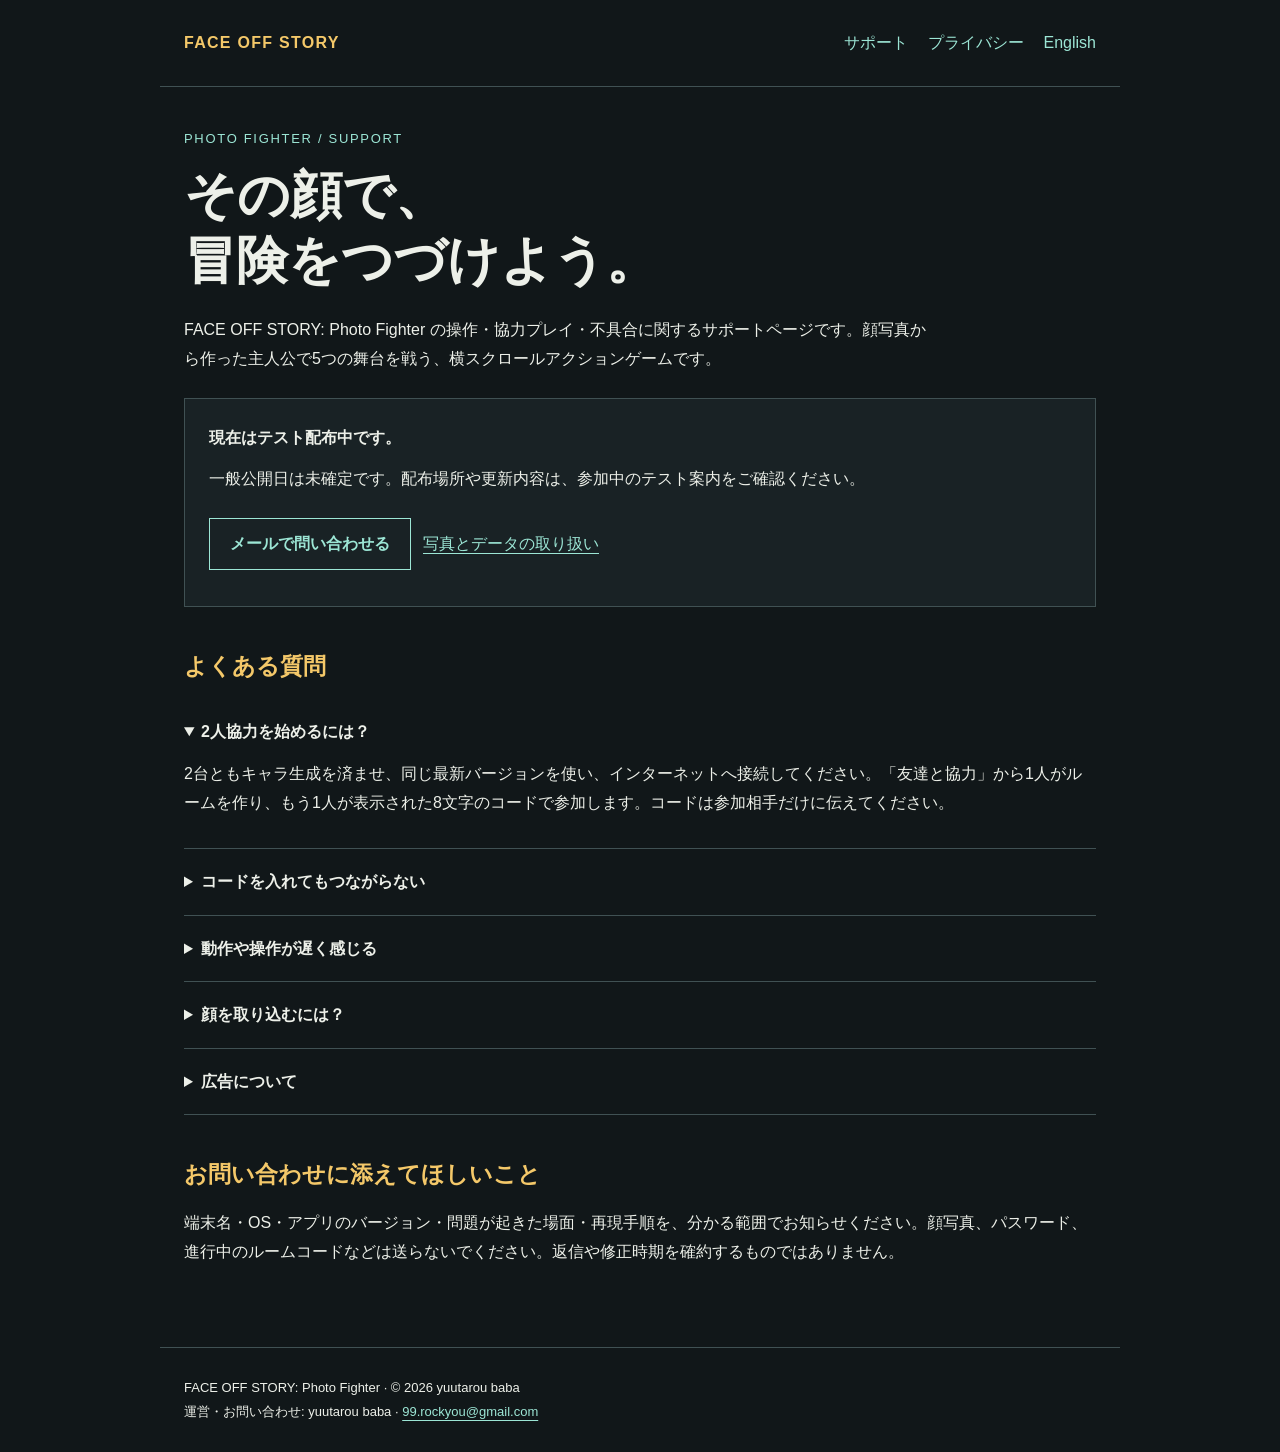
<file: index.html>
<!doctype html><html lang="ja"><head><meta charset="utf-8"><meta name="viewport" content="width=device-width,initial-scale=1"><meta name="description" content="サポート — FACE OFF STORY: Photo Fighter"><title>サポート | FACE OFF STORY</title><link rel="stylesheet" href="style.css"></head><body><header><a class="brand" href="index.html">FACE OFF STORY</a><nav aria-label="メニュー"><a href="index.html">サポート</a><a href="privacy.html">プライバシー</a><a href="en.html" lang="en">English</a></nav></header><main><p class="label">PHOTO FIGHTER / SUPPORT</p><h1>その顔で、<br>冒険をつづけよう。</h1><p class="intro">FACE OFF STORY: Photo Fighter の操作・協力プレイ・不具合に関するサポートページです。顔写真から作った主人公で5つの舞台を戦う、横スクロールアクションゲームです。</p><div class="card"><strong>現在はテスト配布中です。</strong><p>一般公開日は未確定です。配布場所や更新内容は、参加中のテスト案内をご確認ください。</p><a class="button" href="mailto:99.rockyou@gmail.com?subject=FACE%20OFF%20STORY%20Support">メールで問い合わせる</a><a href="privacy.html">写真とデータの取り扱い</a></div><h2>よくある質問</h2><details open><summary>2人協力を始めるには？</summary><p>2台ともキャラ生成を済ませ、同じ最新バージョンを使い、インターネットへ接続してください。「友達と協力」から1人がルームを作り、もう1人が表示された8文字のコードで参加します。コードは参加相手だけに伝えてください。</p></details><details><summary>コードを入れてもつながらない</summary><p>ルームを作り直し、コードとバージョンを確認してください。VPN、モバイル回線、ルーターなどの条件で直接通信が成立しない場合があります。利用できる別の通信環境でもお試しください。現在の版は中継サーバーによる接続に対応していません。</p></details><details><summary>動作や操作が遅く感じる</summary><p>省電力設定、端末の発熱、回線の混雑などを確認してください。協力プレイでは相手側の状態も影響します。問い合わせ時は端末名、OS、アプリのバージョン、1人/協力のどちらか、発生した場面を教えてください。</p></details><details><summary>顔を取り込むには？</summary><p>キャラクター生成で顔を撮影します。明るい場所で、1人の顔が正面から写るようにしてください。カメラの許可は端末の設定で変更できます。ビルド4以降では、1人プレイ・協力プレイとも、顔を撮影してキャラ生成を完了する必要があります。生成前や顔の確認に失敗した場合は開始できません。協力時はキャラクター用の顔画像が相手端末へ送られます。</p></details><details><summary>広告について</summary><p>ゲームには広告が含まれます。テスト配布ではGoogleのテスト広告を使用しています。戦闘中はバナーを表示しません。広告の利用やデータの取り扱いについてはプライバシーポリシーをご確認ください。</p></details><h2>お問い合わせに添えてほしいこと</h2><p>端末名・OS・アプリのバージョン・問題が起きた場面・再現手順を、分かる範囲でお知らせください。顔写真、パスワード、進行中のルームコードなどは送らないでください。返信や修正時期を確約するものではありません。</p></main><footer>FACE OFF STORY: Photo Fighter · © 2026 yuutarou baba<br>運営・お問い合わせ: yuutarou baba · <a href="mailto:99.rockyou@gmail.com">99.rockyou@gmail.com</a></footer></body></html>
</file>
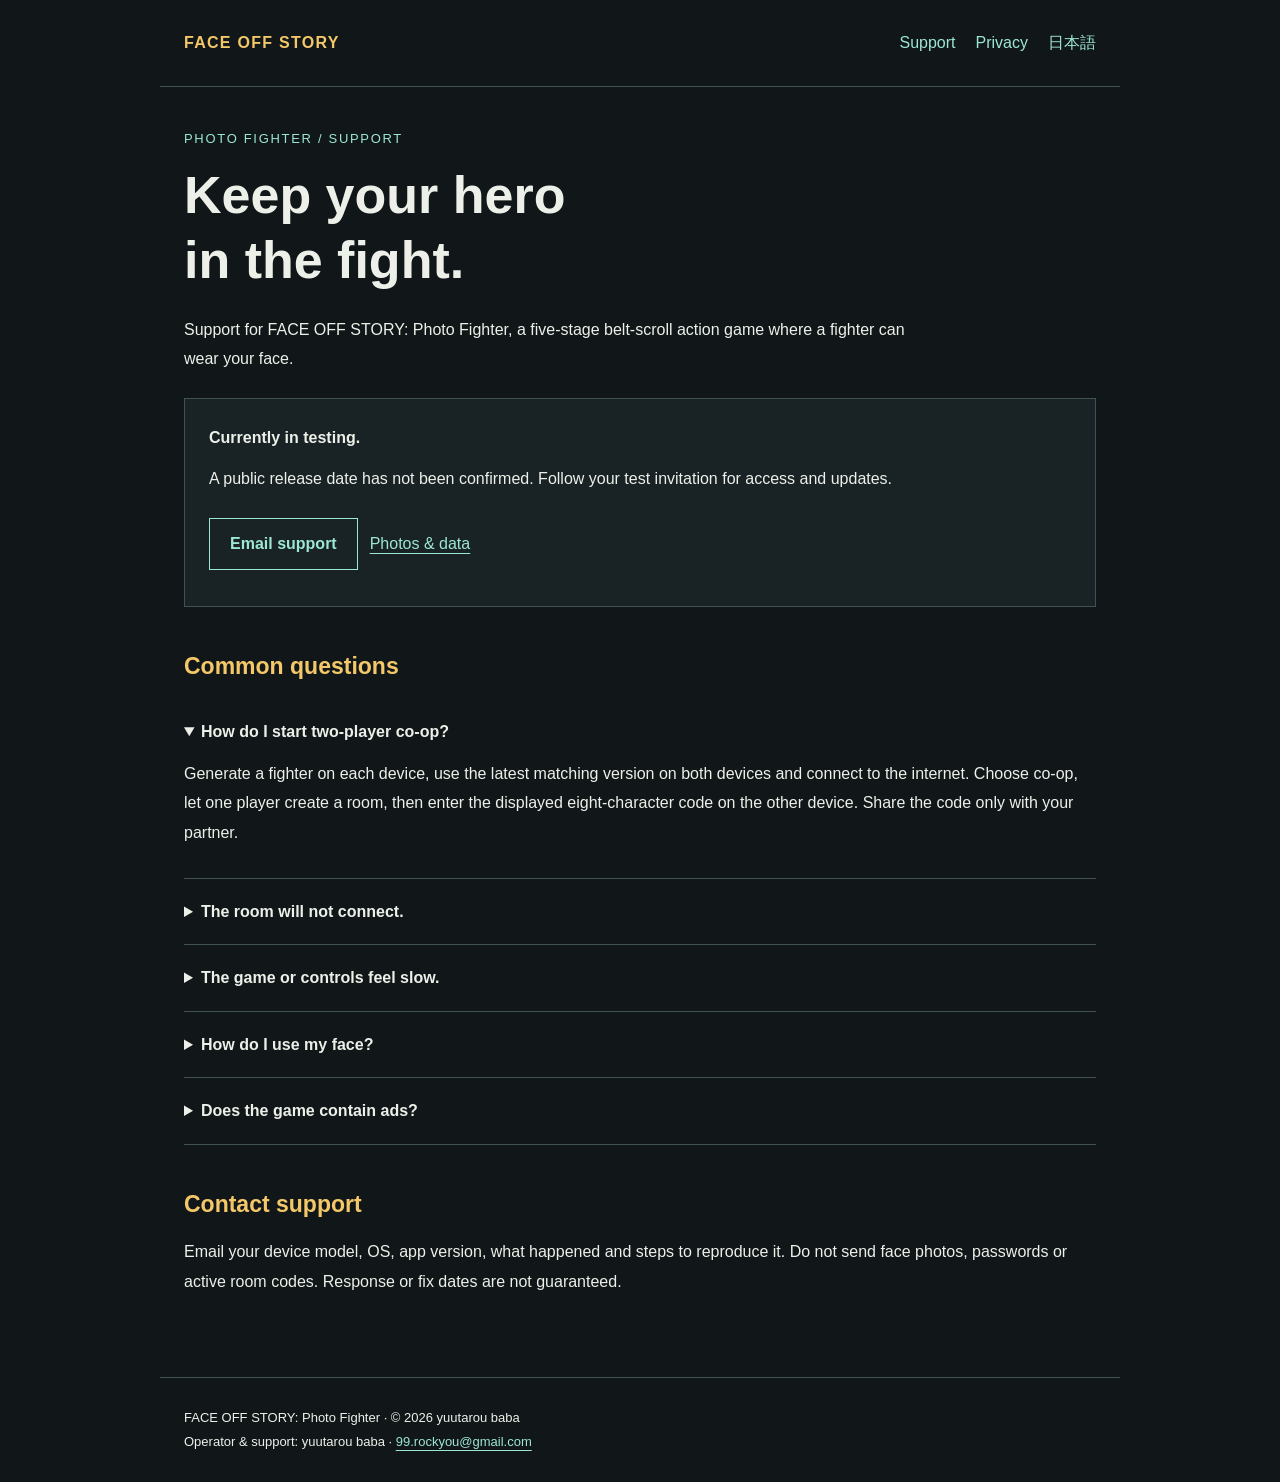
<file: en.html>
<!doctype html><html lang="en"><head><meta charset="utf-8"><meta name="viewport" content="width=device-width,initial-scale=1"><meta name="description" content="Support — FACE OFF STORY: Photo Fighter"><title>Support | FACE OFF STORY</title><link rel="stylesheet" href="style.css"></head><body><header><a class="brand" href="en.html">FACE OFF STORY</a><nav aria-label="Navigation"><a href="en.html">Support</a><a href="privacy-en.html">Privacy</a><a href="index.html" lang="ja">日本語</a></nav></header><main><p class="label">PHOTO FIGHTER / SUPPORT</p><h1>Keep your hero<br>in the fight.</h1><p class="intro">Support for FACE OFF STORY: Photo Fighter, a five-stage belt-scroll action game where a fighter can wear your face.</p><div class="card"><strong>Currently in testing.</strong><p>A public release date has not been confirmed. Follow your test invitation for access and updates.</p><a class="button" href="mailto:99.rockyou@gmail.com?subject=FACE%20OFF%20STORY%20Support">Email support</a><a href="privacy-en.html">Photos & data</a></div><h2>Common questions</h2><details open><summary>How do I start two-player co-op?</summary><p>Generate a fighter on each device, use the latest matching version on both devices and connect to the internet. Choose co-op, let one player create a room, then enter the displayed eight-character code on the other device. Share the code only with your partner.</p></details><details><summary>The room will not connect.</summary><p>Check your versions and code, then create a new room. VPNs, mobile networks or router restrictions can prevent a direct connection. Try another available network. The current version does not have a relay-server fallback.</p></details><details><summary>The game or controls feel slow.</summary><p>Check battery-saving settings, device temperature and network congestion. In co-op, your partner's device and connection also matter. Include device model, OS, app version and the affected scene when contacting support.</p></details><details><summary>How do I use my face?</summary><p>Take a front-facing picture of one person in good lighting during character generation. From build 4, both solo and co-op require successful character generation using the camera. Play cannot start before generation or after a failed face check. Camera permissions can be changed in system settings. Co-op sends the character's face image to your partner's device.</p></details><details><summary>Does the game contain ads?</summary><p>Yes. Test distributions use Google test ads. Banners are hidden during combat. Read the privacy policy for data practices.</p></details><h2>Contact support</h2><p>Email your device model, OS, app version, what happened and steps to reproduce it. Do not send face photos, passwords or active room codes. Response or fix dates are not guaranteed.</p></main><footer>FACE OFF STORY: Photo Fighter · © 2026 yuutarou baba<br>Operator & support: yuutarou baba · <a href="mailto:99.rockyou@gmail.com">99.rockyou@gmail.com</a></footer></body></html>
</file>
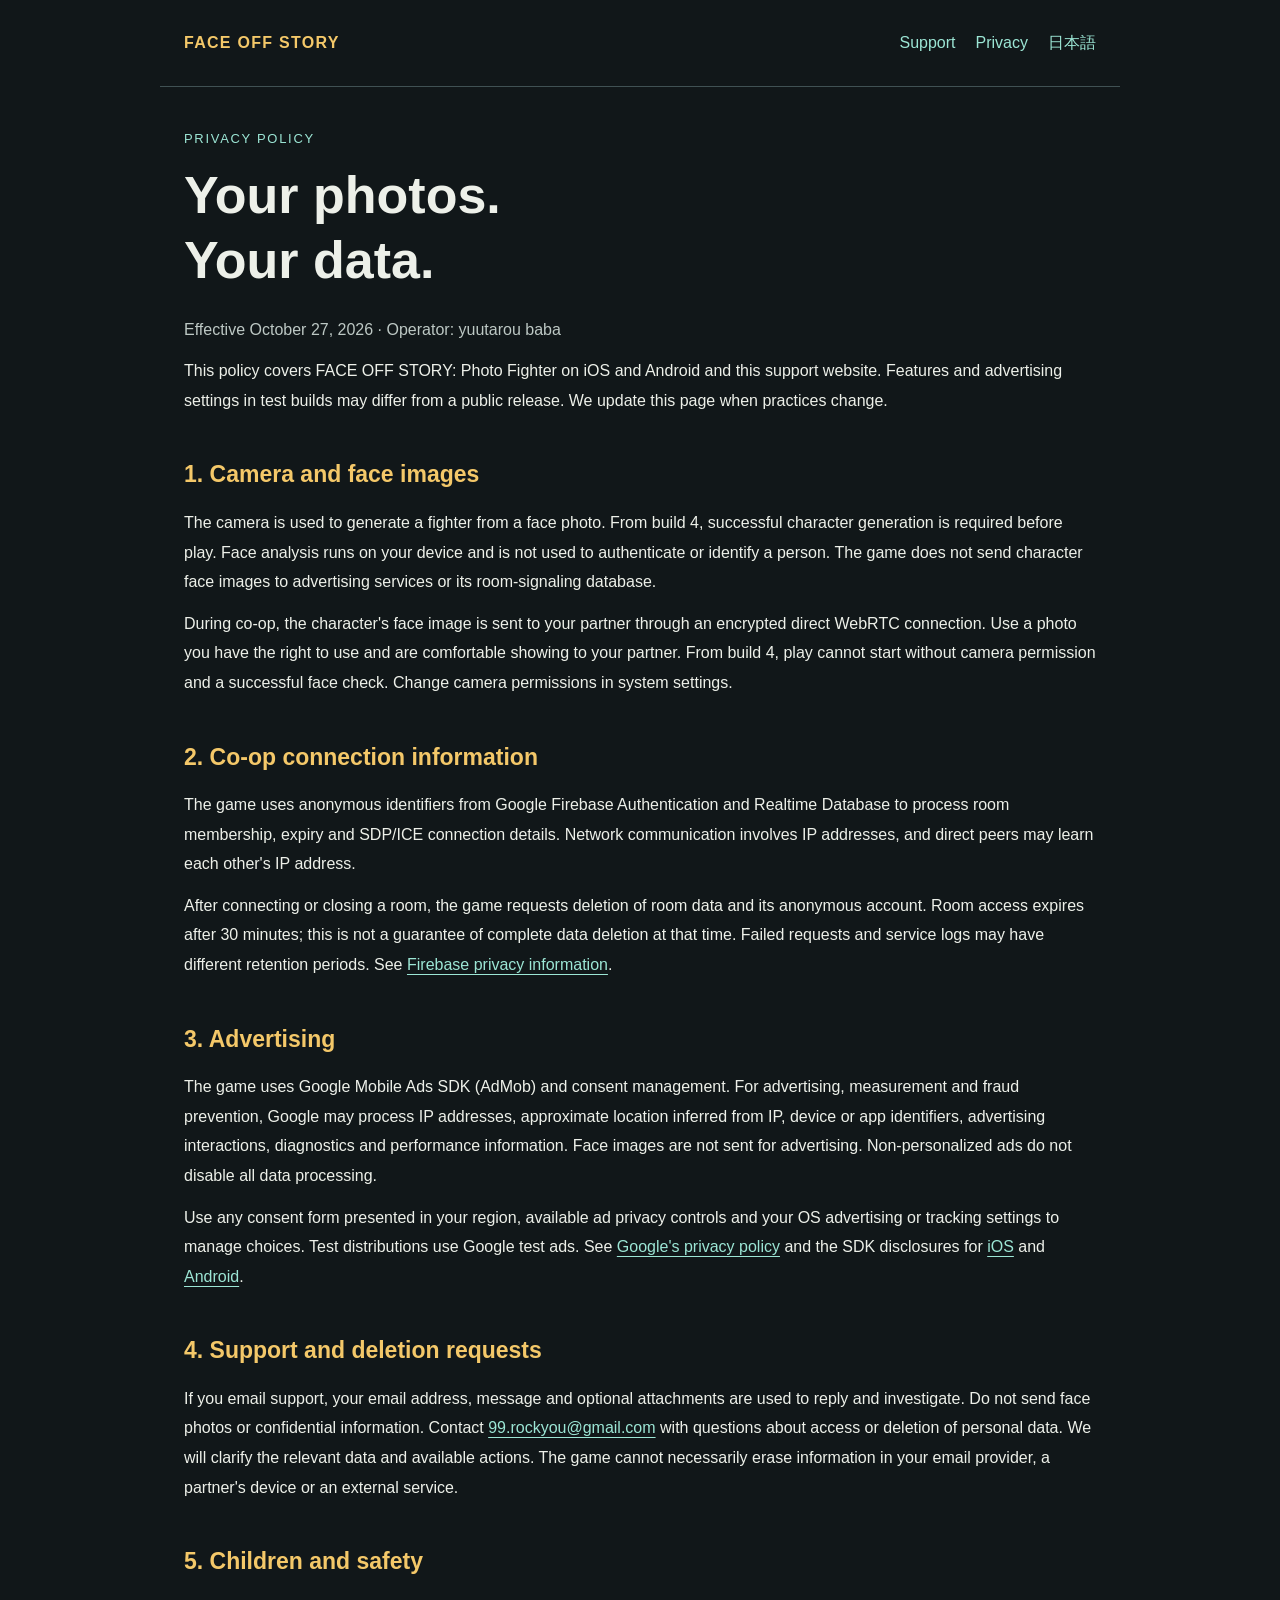
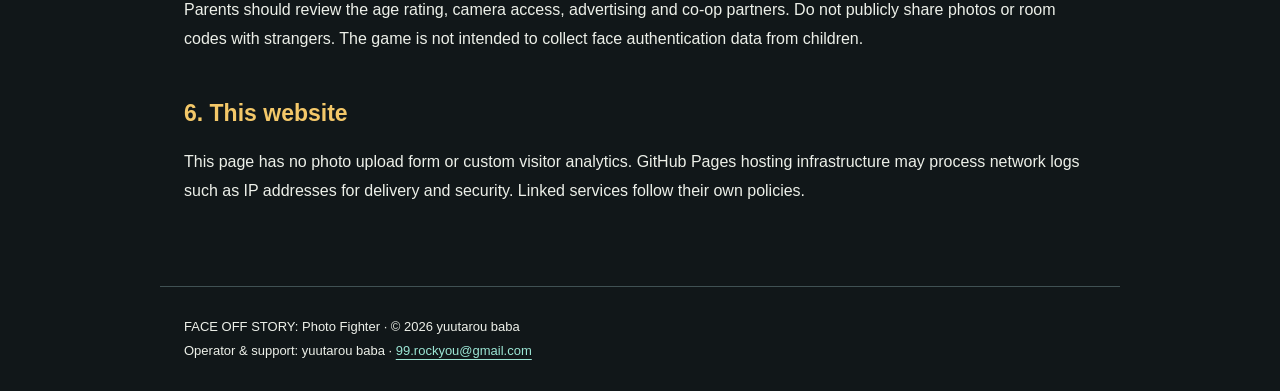
<file: privacy-en.html>
<!doctype html><html lang="en"><head><meta charset="utf-8"><meta name="viewport" content="width=device-width,initial-scale=1"><meta name="description" content="Privacy policy — FACE OFF STORY: Photo Fighter"><title>Privacy policy | FACE OFF STORY</title><link rel="stylesheet" href="style.css"></head><body><header><a class="brand" href="en.html">FACE OFF STORY</a><nav aria-label="Navigation"><a href="en.html">Support</a><a href="privacy-en.html">Privacy</a><a href="privacy.html" lang="ja">日本語</a></nav></header><main><p class="label">PRIVACY POLICY</p><h1>Your photos.<br>Your data.</h1><p class="muted">Effective October 27, 2026 · Operator: yuutarou baba</p><p>This policy covers FACE OFF STORY: Photo Fighter on iOS and Android and this support website. Features and advertising settings in test builds may differ from a public release. We update this page when practices change.</p><h2>1. Camera and face images</h2><p>The camera is used to generate a fighter from a face photo. From build 4, successful character generation is required before play. Face analysis runs on your device and is not used to authenticate or identify a person. The game does not send character face images to advertising services or its room-signaling database.</p><p>During co-op, the character's face image is sent to your partner through an encrypted direct WebRTC connection. Use a photo you have the right to use and are comfortable showing to your partner. From build 4, play cannot start without camera permission and a successful face check. Change camera permissions in system settings.</p><h2>2. Co-op connection information</h2><p>The game uses anonymous identifiers from Google Firebase Authentication and Realtime Database to process room membership, expiry and SDP/ICE connection details. Network communication involves IP addresses, and direct peers may learn each other's IP address.</p><p>After connecting or closing a room, the game requests deletion of room data and its anonymous account. Room access expires after 30 minutes; this is not a guarantee of complete data deletion at that time. Failed requests and service logs may have different retention periods. See <a href="https://firebase.google.com/support/privacy">Firebase privacy information</a>.</p><h2>3. Advertising</h2><p>The game uses Google Mobile Ads SDK (AdMob) and consent management. For advertising, measurement and fraud prevention, Google may process IP addresses, approximate location inferred from IP, device or app identifiers, advertising interactions, diagnostics and performance information. Face images are not sent for advertising. Non-personalized ads do not disable all data processing.</p><p>Use any consent form presented in your region, available ad privacy controls and your OS advertising or tracking settings to manage choices. Test distributions use Google test ads. See <a href="https://policies.google.com/privacy">Google's privacy policy</a> and the SDK disclosures for <a href="https://developers.google.com/admob/ios/privacy/data-disclosure">iOS</a> and <a href="https://developers.google.com/admob/android/privacy/play-data-disclosure">Android</a>.</p><h2>4. Support and deletion requests</h2><p>If you email support, your email address, message and optional attachments are used to reply and investigate. Do not send face photos or confidential information. Contact <a href="mailto:99.rockyou@gmail.com">99.rockyou@gmail.com</a> with questions about access or deletion of personal data. We will clarify the relevant data and available actions. The game cannot necessarily erase information in your email provider, a partner's device or an external service.</p><h2>5. Children and safety</h2><p>Parents should review the age rating, camera access, advertising and co-op partners. Do not publicly share photos or room codes with strangers. The game is not intended to collect face authentication data from children.</p><h2>6. This website</h2><p>This page has no photo upload form or custom visitor analytics. GitHub Pages hosting infrastructure may process network logs such as IP addresses for delivery and security. Linked services follow their own policies.</p></main><footer>FACE OFF STORY: Photo Fighter · © 2026 yuutarou baba<br>Operator & support: yuutarou baba · <a href="mailto:99.rockyou@gmail.com">99.rockyou@gmail.com</a></footer></body></html>
</file>
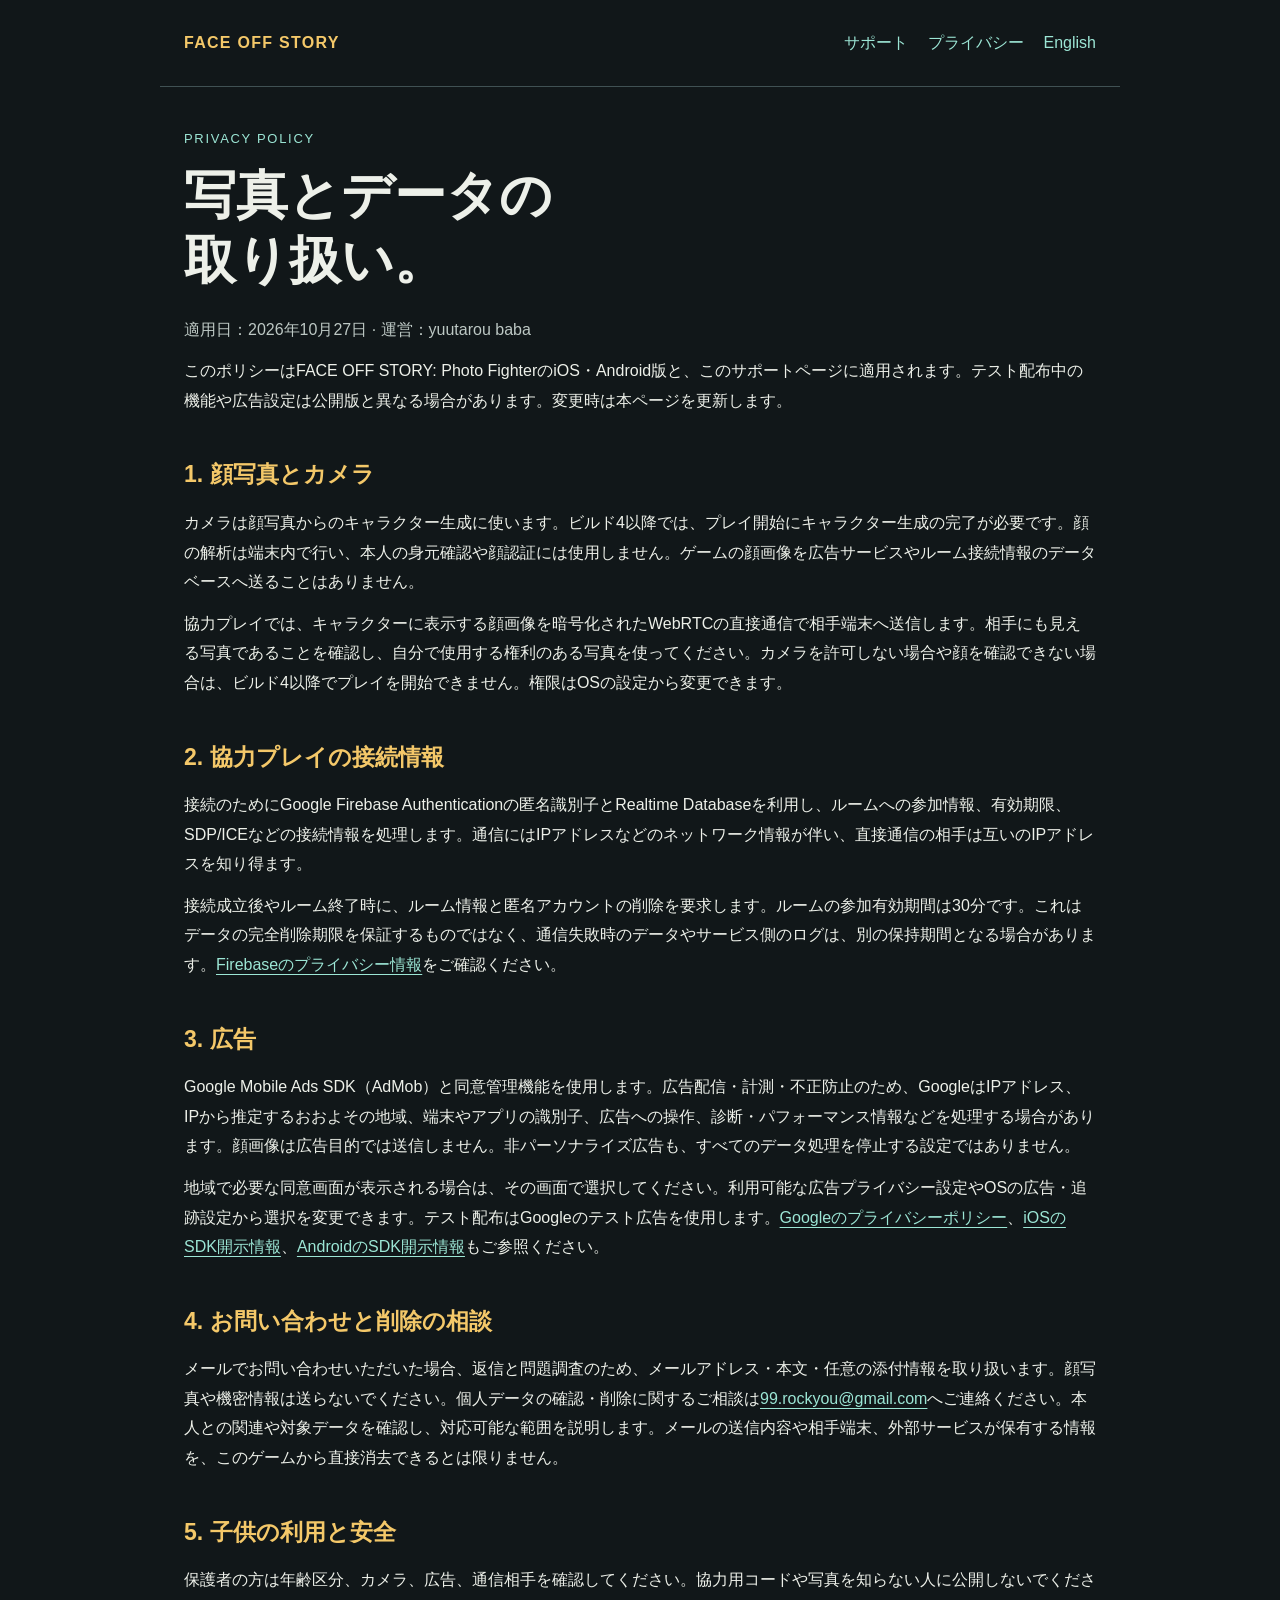
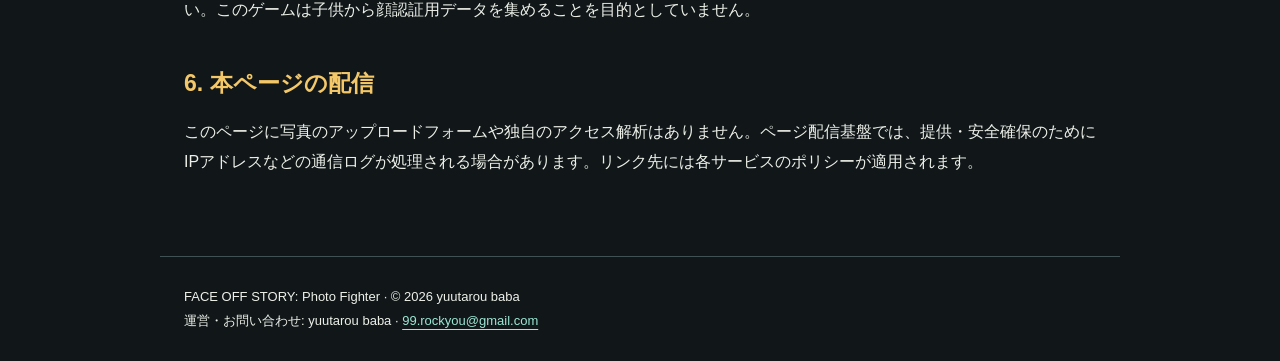
<file: privacy.html>
<!doctype html><html lang="ja"><head><meta charset="utf-8"><meta name="viewport" content="width=device-width,initial-scale=1"><meta name="description" content="プライバシーポリシー — FACE OFF STORY: Photo Fighter"><title>プライバシーポリシー | FACE OFF STORY</title><link rel="stylesheet" href="style.css"></head><body><header><a class="brand" href="index.html">FACE OFF STORY</a><nav aria-label="メニュー"><a href="index.html">サポート</a><a href="privacy.html">プライバシー</a><a href="privacy-en.html" lang="en">English</a></nav></header><main><p class="label">PRIVACY POLICY</p><h1>写真とデータの<br>取り扱い。</h1><p class="muted">適用日：2026年10月27日 · 運営：yuutarou baba</p><p>このポリシーはFACE OFF STORY: Photo FighterのiOS・Android版と、このサポートページに適用されます。テスト配布中の機能や広告設定は公開版と異なる場合があります。変更時は本ページを更新します。</p><h2>1. 顔写真とカメラ</h2><p>カメラは顔写真からのキャラクター生成に使います。ビルド4以降では、プレイ開始にキャラクター生成の完了が必要です。顔の解析は端末内で行い、本人の身元確認や顔認証には使用しません。ゲームの顔画像を広告サービスやルーム接続情報のデータベースへ送ることはありません。</p><p>協力プレイでは、キャラクターに表示する顔画像を暗号化されたWebRTCの直接通信で相手端末へ送信します。相手にも見える写真であることを確認し、自分で使用する権利のある写真を使ってください。カメラを許可しない場合や顔を確認できない場合は、ビルド4以降でプレイを開始できません。権限はOSの設定から変更できます。</p><h2>2. 協力プレイの接続情報</h2><p>接続のためにGoogle Firebase Authenticationの匿名識別子とRealtime Databaseを利用し、ルームへの参加情報、有効期限、SDP/ICEなどの接続情報を処理します。通信にはIPアドレスなどのネットワーク情報が伴い、直接通信の相手は互いのIPアドレスを知り得ます。</p><p>接続成立後やルーム終了時に、ルーム情報と匿名アカウントの削除を要求します。ルームの参加有効期間は30分です。これはデータの完全削除期限を保証するものではなく、通信失敗時のデータやサービス側のログは、別の保持期間となる場合があります。<a href="https://firebase.google.com/support/privacy">Firebaseのプライバシー情報</a>をご確認ください。</p><h2>3. 広告</h2><p>Google Mobile Ads SDK（AdMob）と同意管理機能を使用します。広告配信・計測・不正防止のため、GoogleはIPアドレス、IPから推定するおおよその地域、端末やアプリの識別子、広告への操作、診断・パフォーマンス情報などを処理する場合があります。顔画像は広告目的では送信しません。非パーソナライズ広告も、すべてのデータ処理を停止する設定ではありません。</p><p>地域で必要な同意画面が表示される場合は、その画面で選択してください。利用可能な広告プライバシー設定やOSの広告・追跡設定から選択を変更できます。テスト配布はGoogleのテスト広告を使用します。<a href="https://policies.google.com/privacy">Googleのプライバシーポリシー</a>、<a href="https://developers.google.com/admob/ios/privacy/data-disclosure">iOSのSDK開示情報</a>、<a href="https://developers.google.com/admob/android/privacy/play-data-disclosure">AndroidのSDK開示情報</a>もご参照ください。</p><h2>4. お問い合わせと削除の相談</h2><p>メールでお問い合わせいただいた場合、返信と問題調査のため、メールアドレス・本文・任意の添付情報を取り扱います。顔写真や機密情報は送らないでください。個人データの確認・削除に関するご相談は<a href="mailto:99.rockyou@gmail.com">99.rockyou@gmail.com</a>へご連絡ください。本人との関連や対象データを確認し、対応可能な範囲を説明します。メールの送信内容や相手端末、外部サービスが保有する情報を、このゲームから直接消去できるとは限りません。</p><h2>5. 子供の利用と安全</h2><p>保護者の方は年齢区分、カメラ、広告、通信相手を確認してください。協力用コードや写真を知らない人に公開しないでください。このゲームは子供から顔認証用データを集めることを目的としていません。</p><h2>6. 本ページの配信</h2><p>このページに写真のアップロードフォームや独自のアクセス解析はありません。ページ配信基盤では、提供・安全確保のためにIPアドレスなどの通信ログが処理される場合があります。リンク先には各サービスのポリシーが適用されます。</p></main><footer>FACE OFF STORY: Photo Fighter · © 2026 yuutarou baba<br>運営・お問い合わせ: yuutarou baba · <a href="mailto:99.rockyou@gmail.com">99.rockyou@gmail.com</a></footer></body></html>
</file>
<file: style.css>
*{box-sizing:border-box}html{scroll-behavior:smooth}body{margin:0;background:#111719;color:#edf0e9;font-family:-apple-system,BlinkMacSystemFont,"Hiragino Kaku Gothic ProN","Yu Gothic",sans-serif;line-height:1.85}a{color:#9ce6d5;text-underline-offset:4px}header,main,footer{max-width:960px;margin:auto;padding:28px 24px}header{border-bottom:1px solid #405153;display:flex;gap:24px;align-items:center;justify-content:space-between}header a{text-decoration:none}nav{display:flex;gap:20px;flex-wrap:wrap}.brand{font-weight:800;letter-spacing:.08em;color:#f4c869}h1{font-size:clamp(30px,6vw,52px);line-height:1.25;margin:12px 0 22px}h2{font-size:23px;color:#f4c869;margin:38px 0 12px}h3{font-size:18px}p{margin:12px 0}.label{letter-spacing:.13em;color:#9ce6d5;font-size:13px}.intro{max-width:750px}.card{border:1px solid #405153;background:#192225;padding:24px;margin:24px 0}.button{display:inline-block;padding:10px 20px;border:1px solid #9ce6d5;margin:12px 12px 12px 0;text-decoration:none;font-weight:700}details{border-bottom:1px solid #405153;padding:18px 0}summary{cursor:pointer;font-weight:650}small,.muted{color:#bdc8c4}footer{border-top:1px solid #405153;font-size:13px;margin-top:40px}ul{padding-left:24px}a:focus-visible,summary:focus-visible{outline:3px solid #f4c869;outline-offset:5px}@media(max-width:600px){header{align-items:flex-start;flex-direction:column;gap:10px}.card{padding:18px}}
</file>
